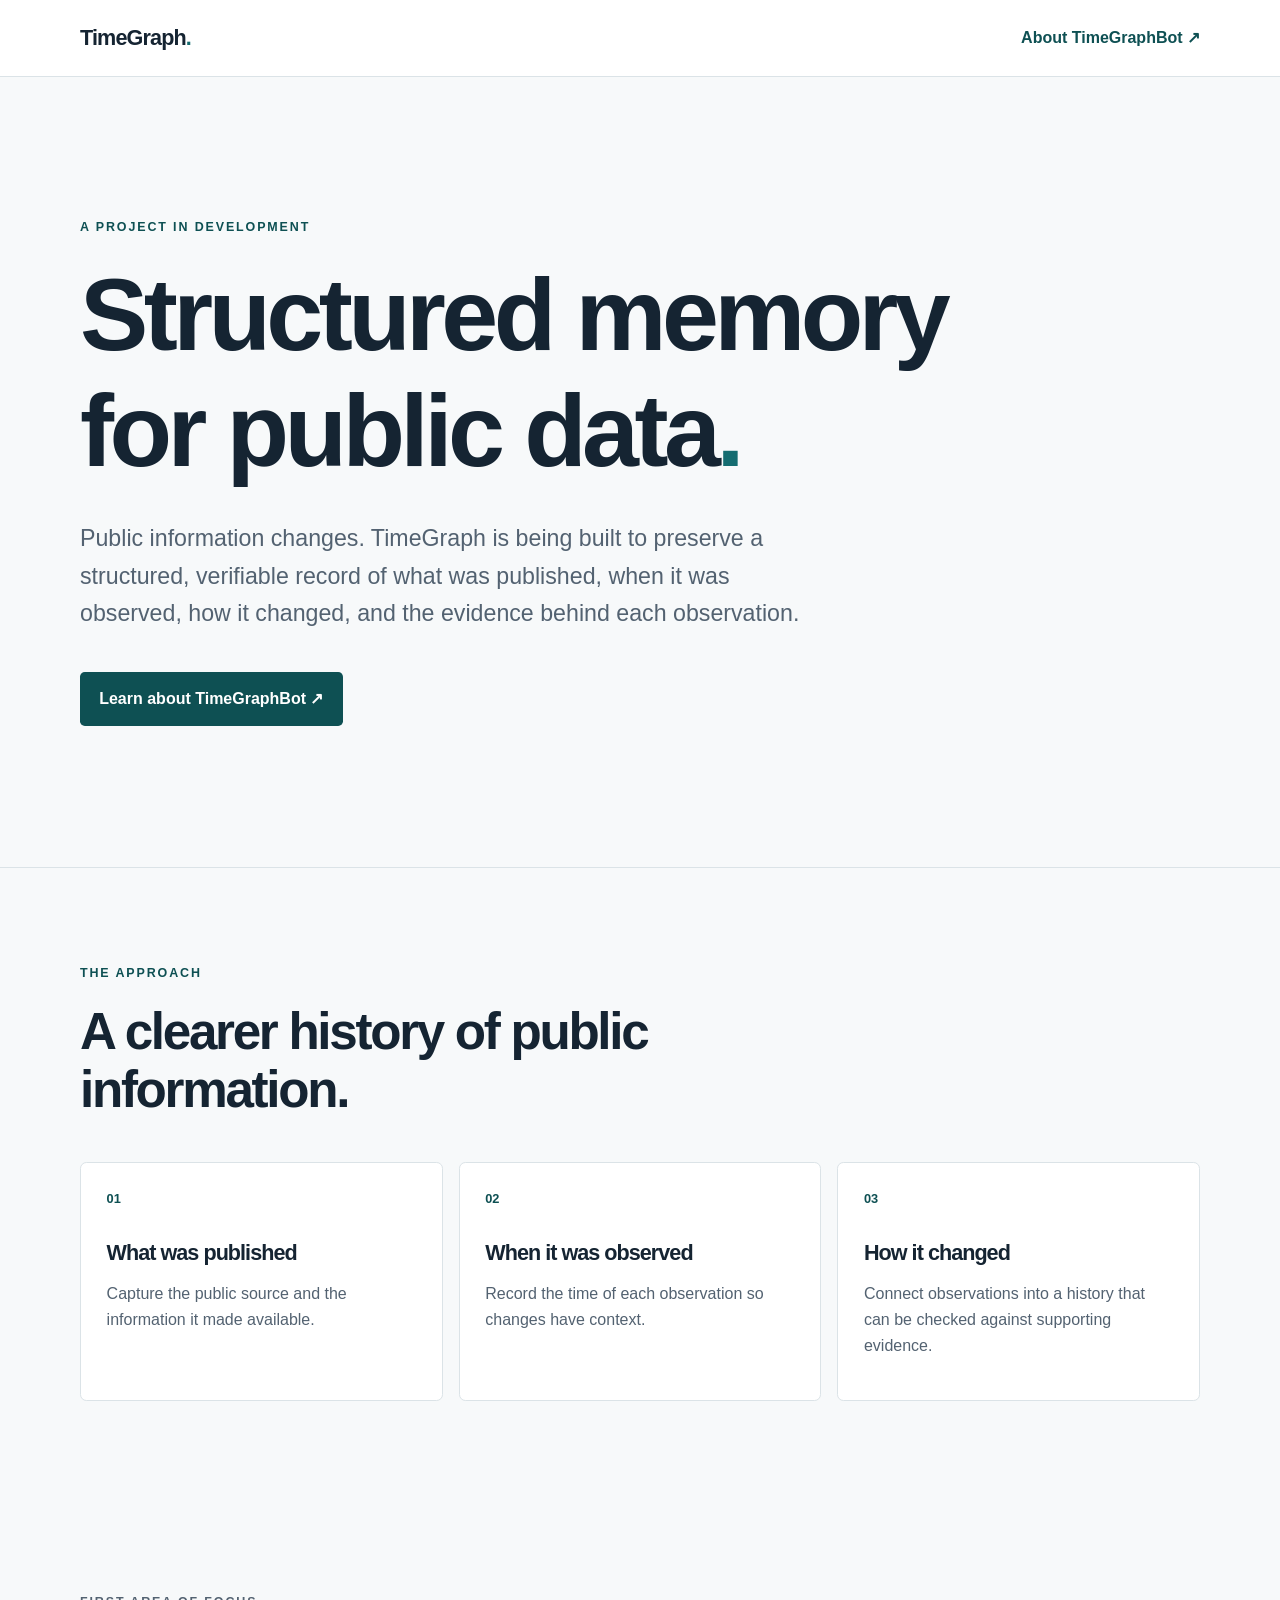
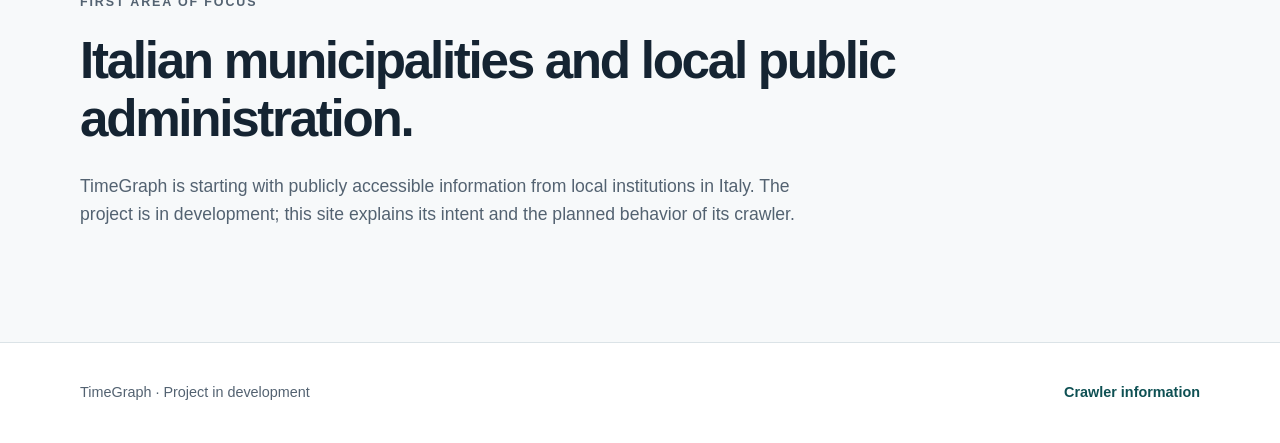
<file: index.html>
<!doctype html>
<html lang="en">
<head>
  <meta charset="utf-8">
  <meta name="viewport" content="width=device-width, initial-scale=1">
  <meta name="description" content="TimeGraph is developing structured memory for public data, starting with Italian municipalities and local public administration.">
  <title>TimeGraph — Structured memory for public data</title>
  <link rel="stylesheet" href="css/style.css">
</head>
<body>
  <a class="skip-link" href="#main">Skip to content</a>
  <header class="site-header">
    <div class="container header-inner">
      <a class="brand" href="./" aria-label="TimeGraph home">TimeGraph<span class="brand-mark" aria-hidden="true">.</span></a>
      <nav aria-label="Primary navigation">
        <a href="crawler/">About TimeGraphBot <span aria-hidden="true">↗</span></a>
      </nav>
    </div>
  </header>

  <main id="main">
    <section class="hero container" aria-labelledby="hero-title">
      <p class="eyebrow">A project in development</p>
      <h1 id="hero-title">Structured memory<br>for public data<span class="accent">.</span></h1>
      <p class="lead">Public information changes. TimeGraph is being built to preserve a structured, verifiable record of what was published, when it was observed, how it changed, and the evidence behind each observation.</p>
      <a class="button" href="crawler/">Learn about TimeGraphBot <span aria-hidden="true">↗</span></a>
    </section>

    <section class="section-divider" aria-labelledby="approach-title">
      <div class="container">
        <div class="section-heading">
          <p class="eyebrow">The approach</p>
          <h2 id="approach-title">A clearer history of public information.</h2>
        </div>
        <div class="grid">
          <article class="card">
            <span class="card-number">01</span>
            <h3>What was published</h3>
            <p>Capture the public source and the information it made available.</p>
          </article>
          <article class="card">
            <span class="card-number">02</span>
            <h3>When it was observed</h3>
            <p>Record the time of each observation so changes have context.</p>
          </article>
          <article class="card">
            <span class="card-number">03</span>
            <h3>How it changed</h3>
            <p>Connect observations into a history that can be checked against supporting evidence.</p>
          </article>
        </div>
      </div>
    </section>

    <section class="focus-section container" aria-labelledby="focus-title">
      <p class="eyebrow">First area of focus</p>
      <h2 id="focus-title">Italian municipalities and local public administration.</h2>
      <p>TimeGraph is starting with publicly accessible information from local institutions in Italy. The project is in development; this site explains its intent and the planned behavior of its crawler.</p>
    </section>
  </main>

  <footer class="site-footer">
    <div class="container footer-inner">
      <span>TimeGraph · Project in development</span>
      <a href="crawler/">Crawler information</a>
    </div>
  </footer>
</body>
</html>
</file>
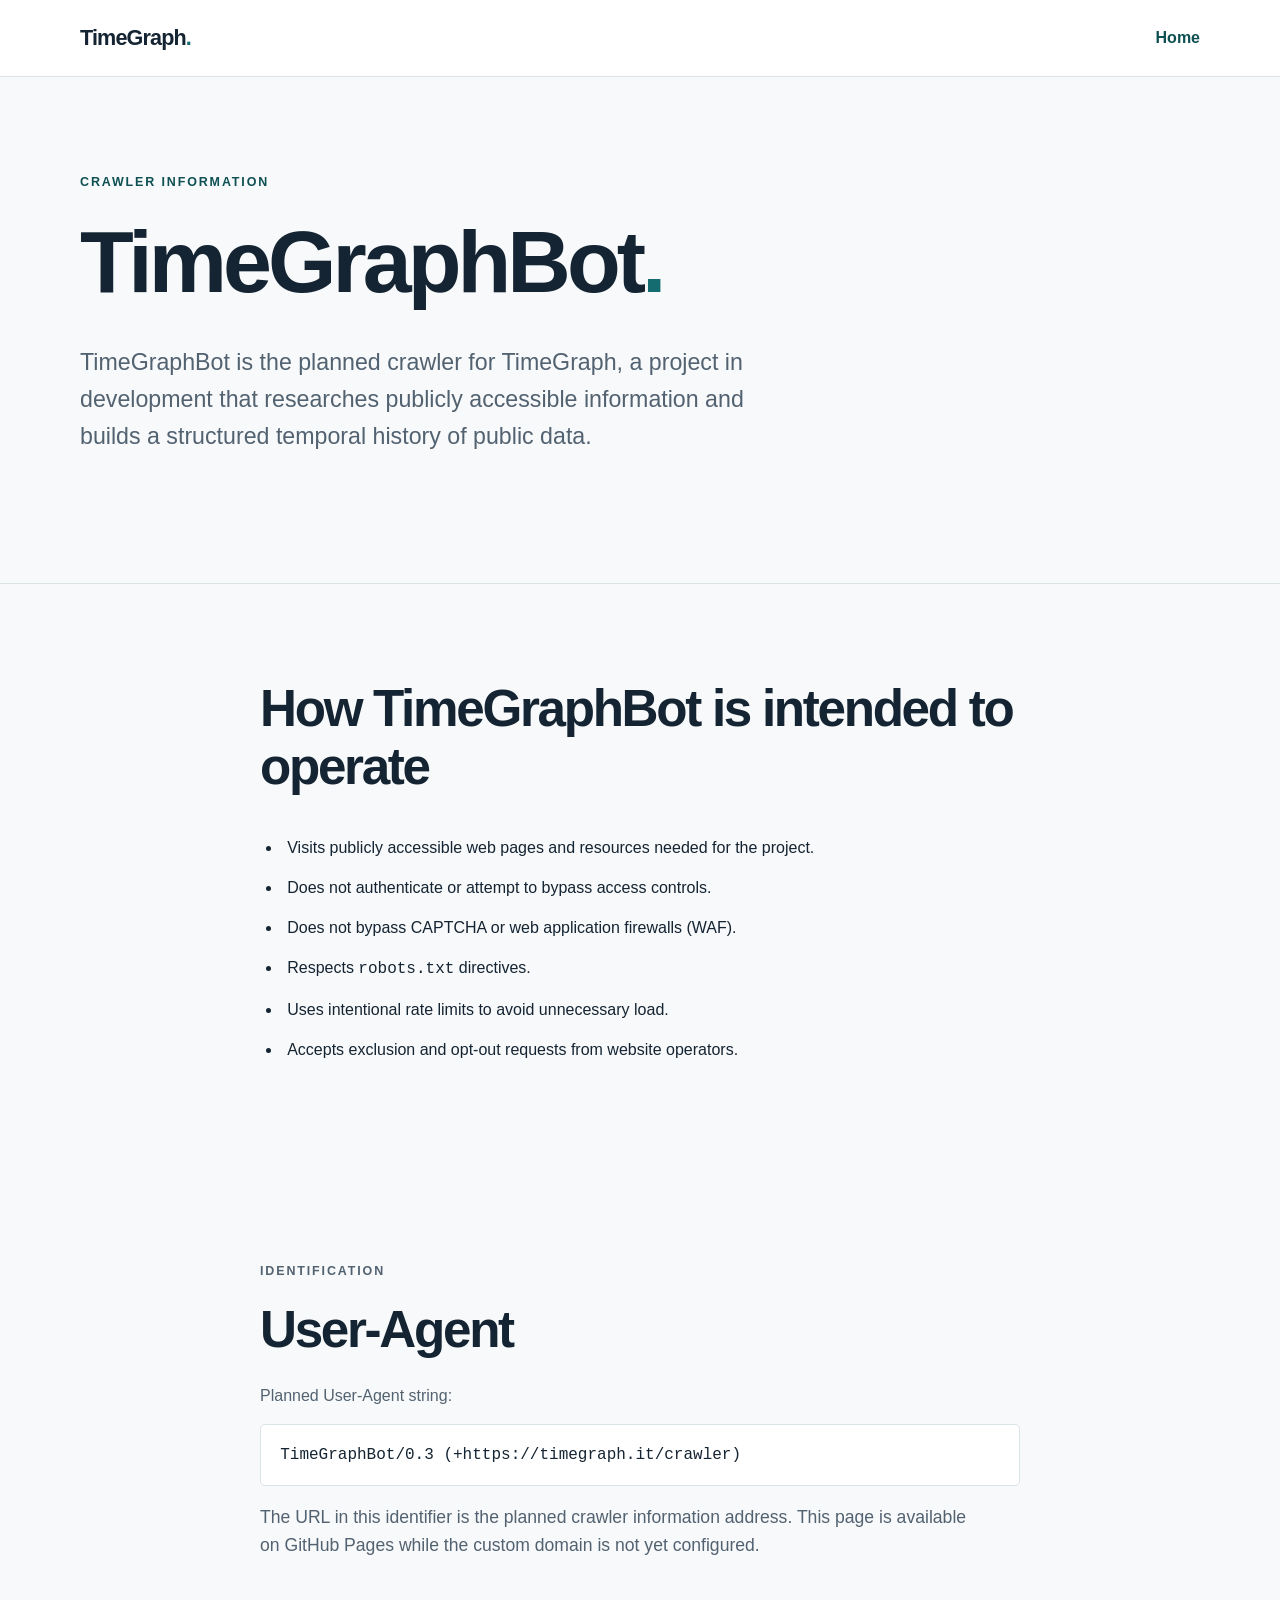
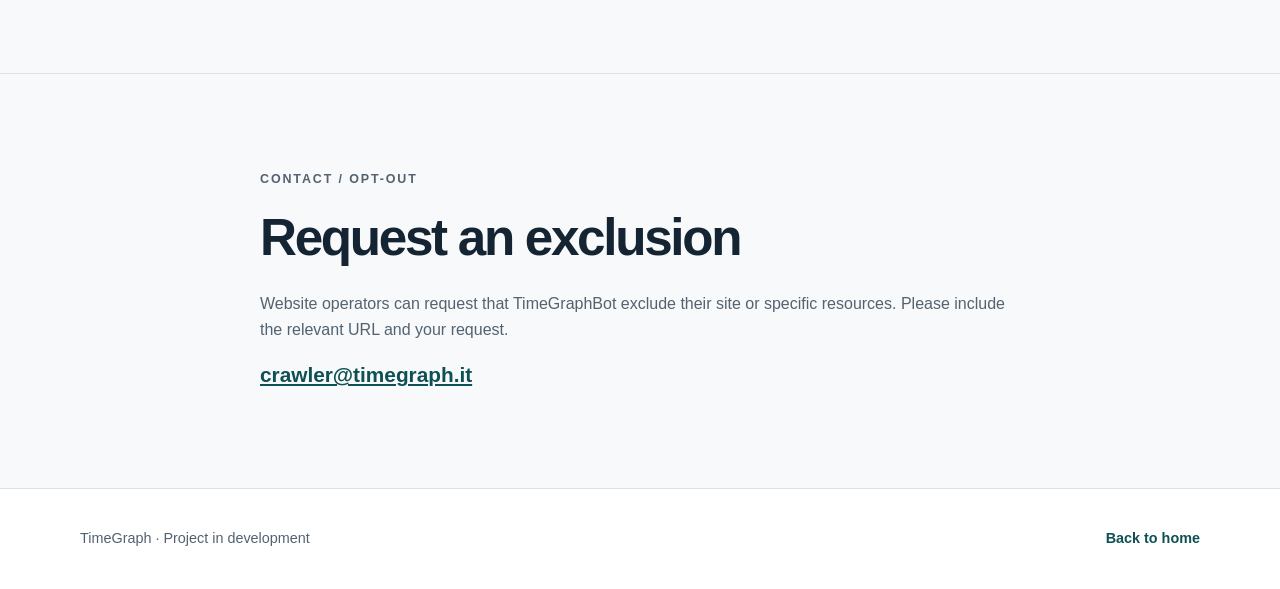
<file: crawler/index.html>
<!doctype html>
<html lang="en">
<head>
  <meta charset="utf-8">
  <meta name="viewport" content="width=device-width, initial-scale=1">
  <meta name="description" content="Official information about the planned TimeGraphBot crawler, including its purpose, access rules, and opt-out contact.">
  <title>TimeGraphBot — TimeGraph</title>
  <link rel="stylesheet" href="../css/style.css">
</head>
<body>
  <a class="skip-link" href="#main">Skip to content</a>
  <header class="site-header">
    <div class="container header-inner">
      <a class="brand" href="../" aria-label="TimeGraph home">TimeGraph<span class="brand-mark" aria-hidden="true">.</span></a>
      <nav aria-label="Primary navigation">
        <a href="../">Home</a>
      </nav>
    </div>
  </header>

  <main id="main">
    <section class="page-intro container" aria-labelledby="page-title">
      <p class="eyebrow">Crawler information</p>
      <h1 id="page-title">TimeGraphBot<span class="accent">.</span></h1>
      <p class="lead">TimeGraphBot is the planned crawler for TimeGraph, a project in development that researches publicly accessible information and builds a structured temporal history of public data.</p>
    </section>

    <section class="section-divider" aria-labelledby="behavior-title">
      <div class="container narrow">
        <h2 id="behavior-title">How TimeGraphBot is intended to operate</h2>
        <ul class="principles">
          <li>Visits publicly accessible web pages and resources needed for the project.</li>
          <li>Does not authenticate or attempt to bypass access controls.</li>
          <li>Does not bypass CAPTCHA or web application firewalls (WAF).</li>
          <li>Respects <code>robots.txt</code> directives.</li>
          <li>Uses intentional rate limits to avoid unnecessary load.</li>
          <li>Accepts exclusion and opt-out requests from website operators.</li>
        </ul>
      </div>
    </section>

    <section class="focus-section container narrow" aria-labelledby="identity-title">
      <p class="eyebrow">Identification</p>
      <h2 id="identity-title">User-Agent</h2>
      <p>Planned User-Agent string:</p>
      <p class="code-block"><code>TimeGraphBot/0.3 (+https://timegraph.it/crawler)</code></p>
      <p>The URL in this identifier is the planned crawler information address. This page is available on GitHub Pages while the custom domain is not yet configured.</p>
    </section>

    <section class="section-divider" aria-labelledby="contact-title">
      <div class="container narrow contact-section">
        <p class="eyebrow">Contact / Opt-out</p>
        <h2 id="contact-title">Request an exclusion</h2>
        <p>Website operators can request that TimeGraphBot exclude their site or specific resources. Please include the relevant URL and your request.</p>
        <a class="contact-link" href="mailto:crawler@timegraph.it">crawler@timegraph.it</a>
      </div>
    </section>
  </main>

  <footer class="site-footer">
    <div class="container footer-inner">
      <span>TimeGraph · Project in development</span>
      <a href="../">Back to home</a>
    </div>
  </footer>
</body>
</html>
</file>
<file: css/style.css>
:root {
  color-scheme: light;
  --ink: #152432;
  --muted: #536271;
  --paper: #f7f9fa;
  --white: #ffffff;
  --line: #dbe3e7;
  --accent: #146c70;
  --accent-dark: #0e5053;
}

* { box-sizing: border-box; }
html { scroll-behavior: smooth; }
body {
  margin: 0;
  background: var(--paper);
  color: var(--ink);
  font-family: "Segoe UI", Arial, sans-serif;
  line-height: 1.6;
}
a { color: var(--accent-dark); }
a:hover { color: var(--accent); }
a:focus-visible {
  outline: 3px solid var(--accent);
  outline-offset: 4px;
}
.container { width: min(100% - 3rem, 1120px); margin-inline: auto; }
.narrow { max-width: 760px; margin-inline: auto; }
.skip-link {
  position: absolute;
  top: -5rem;
  left: 1rem;
  z-index: 10;
  padding: .7rem 1rem;
  background: var(--ink);
  color: var(--white);
}
.skip-link:focus { top: 1rem; }
.site-header { border-bottom: 1px solid var(--line); background: var(--white); }
.header-inner, .footer-inner {
  display: flex;
  align-items: center;
  justify-content: space-between;
  gap: 1rem;
}
.header-inner { min-height: 76px; }
.brand {
  color: var(--ink);
  font-size: 1.35rem;
  font-weight: 750;
  letter-spacing: -.04em;
  text-decoration: none;
}
.brand-mark, .accent { color: var(--accent); }
.site-header nav a, .site-footer a { font-weight: 600; text-decoration: none; }
.site-header nav a:hover, .site-footer a:hover { text-decoration: underline; }
.hero { padding-block: clamp(5rem, 11vw, 9rem); }
.eyebrow {
  margin: 0 0 1.2rem;
  color: var(--accent-dark);
  font-size: .78rem;
  font-weight: 750;
  letter-spacing: .15em;
  text-transform: uppercase;
}
h1, h2, h3 { line-height: 1.13; letter-spacing: -.045em; }
h1 { max-width: 950px; margin: 0; font-size: clamp(3.2rem, 8vw, 6.5rem); }
h2 { margin: 0 0 1.5rem; font-size: clamp(2rem, 4vw, 3.3rem); }
h3 { margin: 0 0 .7rem; font-size: 1.35rem; }
.lead { max-width: 720px; margin: 2rem 0; color: var(--muted); font-size: clamp(1.15rem, 2vw, 1.45rem); }
.button {
  display: inline-block;
  margin-top: .5rem;
  padding: .9rem 1.2rem;
  border-radius: .3rem;
  background: var(--accent-dark);
  color: var(--white);
  font-weight: 700;
  text-decoration: none;
}
.button:hover { background: var(--accent); color: var(--white); }
.section-divider { border-top: 1px solid var(--line); padding-block: clamp(4rem, 8vw, 6rem); }
.section-heading { max-width: 760px; }
.grid { display: grid; grid-template-columns: repeat(3, minmax(0, 1fr)); gap: 1rem; margin-top: 2.7rem; }
.card { min-height: 220px; padding: 1.6rem; border: 1px solid var(--line); border-radius: .4rem; background: var(--white); }
.card-number { display: block; margin-bottom: 2rem; color: var(--accent-dark); font-size: .8rem; font-weight: 750; }
.card p, .focus-section p, .contact-section p { color: var(--muted); }
.focus-section { padding-block: clamp(4rem, 8vw, 6rem); }
.focus-section h2 { max-width: 820px; }
.focus-section > p:last-child { max-width: 720px; font-size: 1.1rem; }
.page-intro { padding-block: clamp(4rem, 8vw, 6rem); }
.page-intro h1 { font-size: clamp(3.2rem, 8vw, 5.5rem); }
.principles { margin: 2rem 0 0; padding-left: 1.4rem; }
.principles li { padding: .45rem 0 .45rem .3rem; }
code { font-family: Consolas, "Courier New", monospace; }
.code-block { overflow-wrap: anywhere; padding: 1rem 1.2rem; border: 1px solid var(--line); border-radius: .3rem; background: var(--white); color: var(--ink) !important; }
.contact-link { font-size: 1.3rem; font-weight: 700; overflow-wrap: anywhere; }
.site-footer { border-top: 1px solid var(--line); background: var(--white); }
.footer-inner { min-height: 100px; color: var(--muted); font-size: .9rem; }
@media (max-width: 720px) {
  .container { width: min(100% - 2rem, 1120px); }
  .header-inner { min-height: 68px; }
  .site-header nav { font-size: .9rem; }
  .grid { grid-template-columns: 1fr; }
  .card { min-height: 0; }
  .card-number { margin-bottom: 1rem; }
  .footer-inner { align-items: flex-start; flex-direction: column; justify-content: center; padding-block: 1.5rem; }
}
@media (prefers-reduced-motion: reduce) {
  html { scroll-behavior: auto; }
}
</file>
